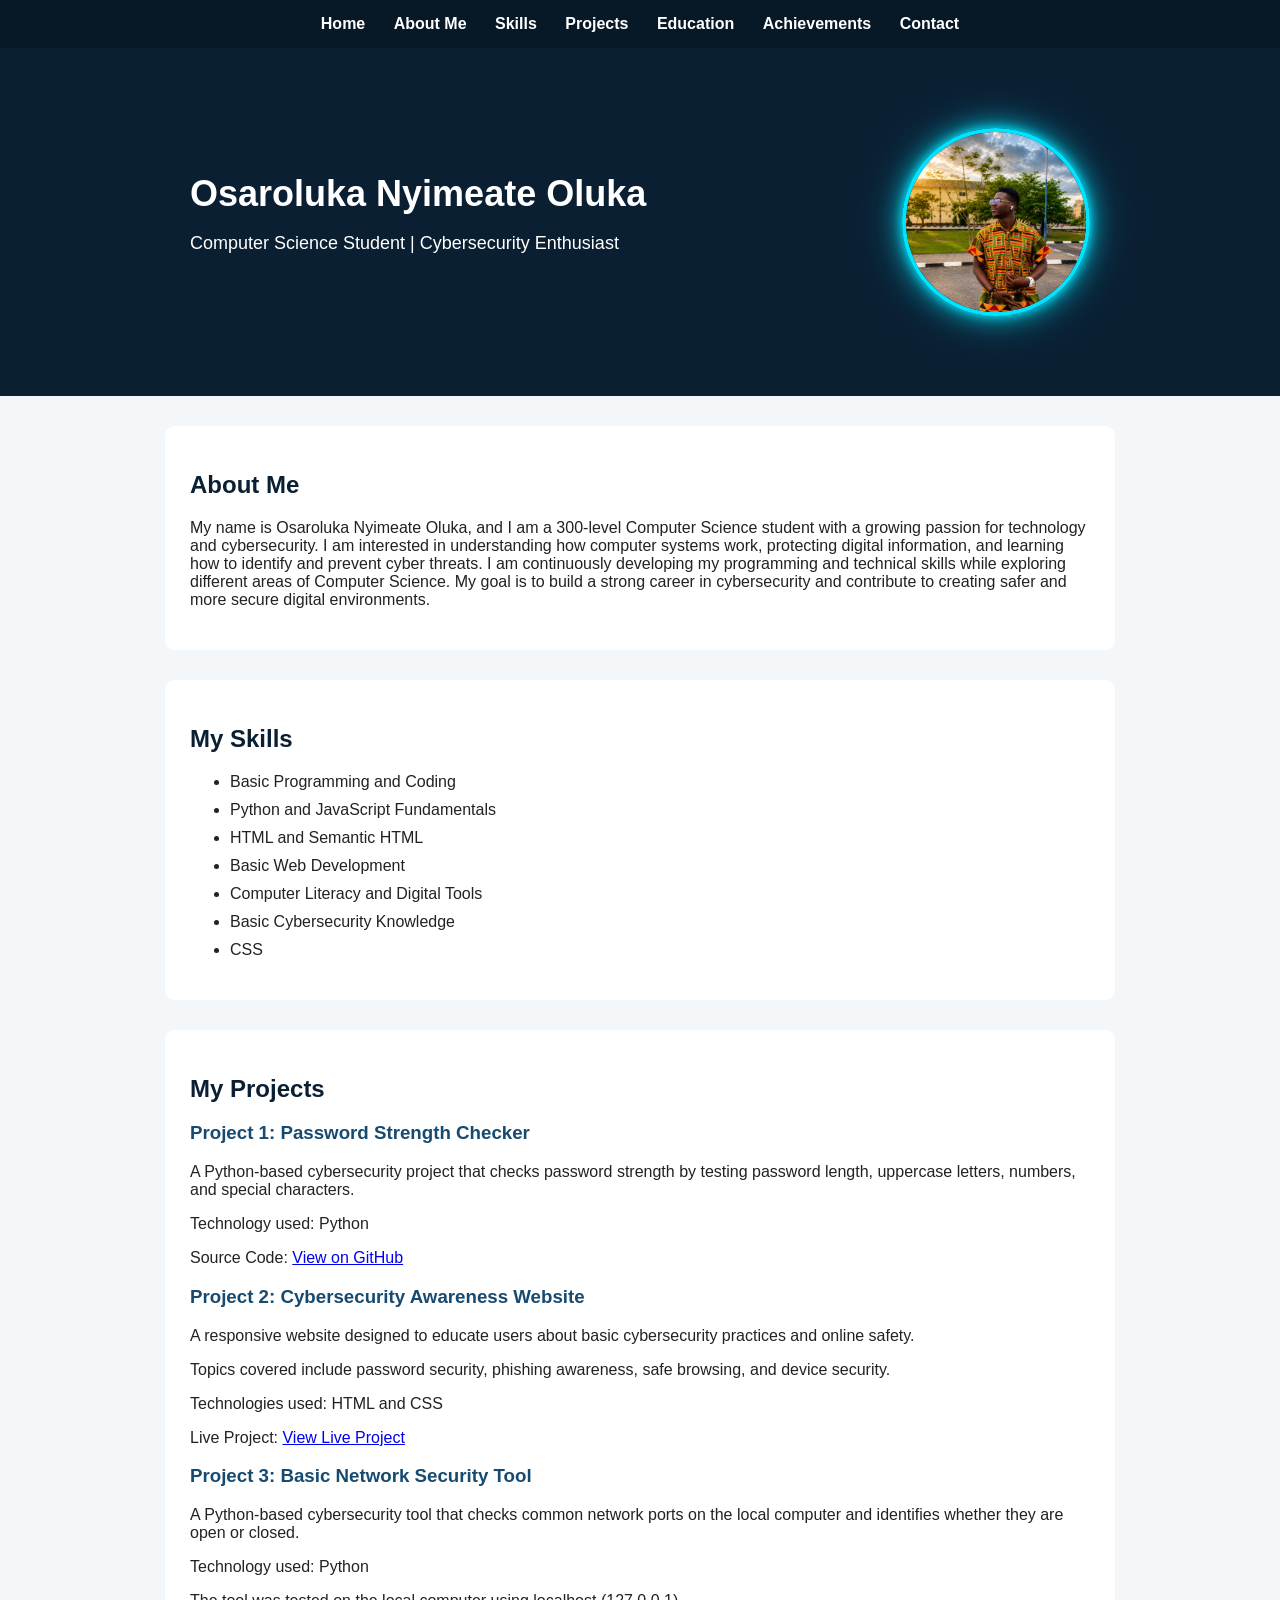
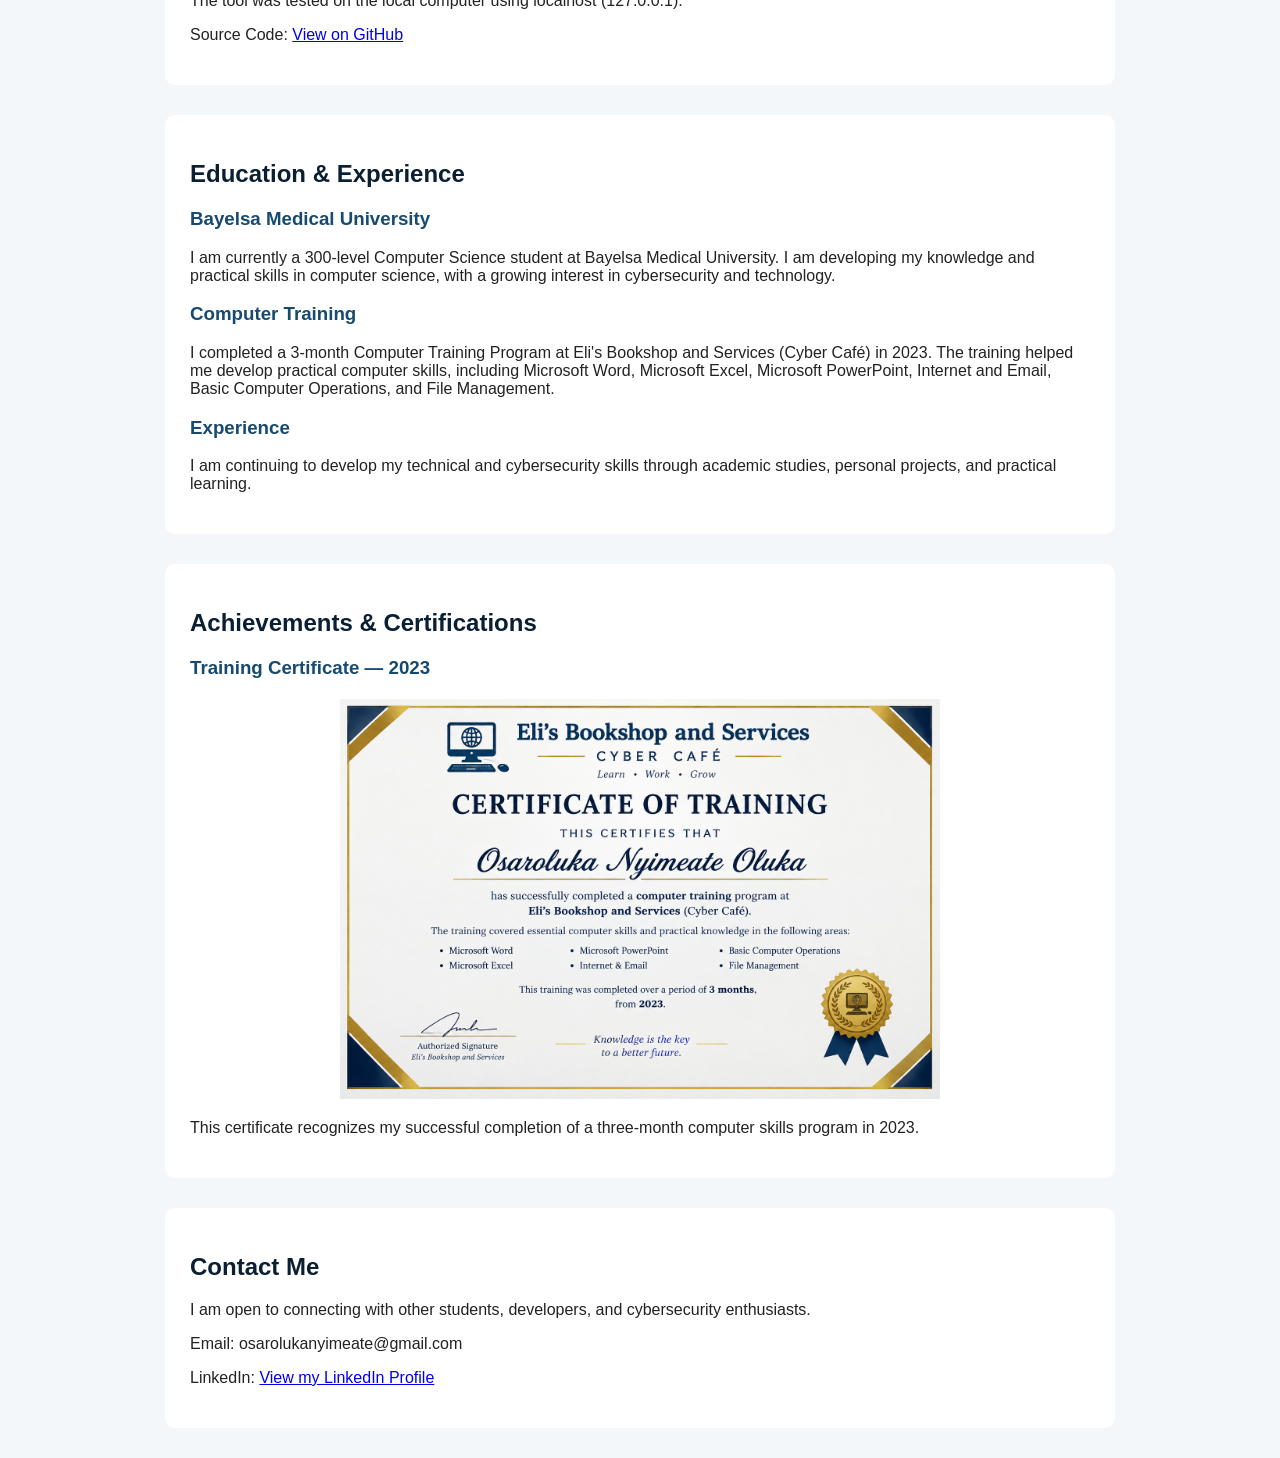
<file: index.html>
<!DOCTYPE html>
<html lang="en">
<head>
    <meta charset="UTF-8">
    <meta name="viewport" content="width=device-width, initial-scale=1.0">
    <title>Osaroluka Nyimeate Oluka  | Cybersecurity Portfolio</title>
    <link rel="stylesheet" href="style.css">
</head>

<body>

    <nav>
        <a href="#home">Home</a>
        <a href="#about">About Me</a>
        <a href="#skills">Skills</a>
        <a href="#projects">Projects</a>
        <a href="#education">Education</a>
	<a href="#achievements">Achievements</a>
	<a href="#contact">Contact</a>
    </nav>

 
 <header id="home">
    <div class="header-content">

        <div class="header-text">
            <h1>Osaroluka Nyimeate Oluka</h1>
            <p>Computer Science Student | Cybersecurity Enthusiast</p>
        </div>

        <img src="Images/profile.png"
             alt="Osaroluka Nyimeate Oluka"
             class="header-picture">

    </div>
</header>

    
   <section id="about">
    <h2>About Me</h2>

    <p>
        My name is Osaroluka Nyimeate Oluka, and I am a 300-level Computer Science
        student with a growing passion for technology and cybersecurity. I am
        interested in understanding how computer systems work, protecting digital
        information, and learning how to identify and prevent cyber threats. I am
        continuously developing my programming and technical skills while exploring
        different areas of Computer Science. My goal is to build a strong career in
        cybersecurity and contribute to creating safer and more secure digital
        environments.
    </p>
</section>


<section id="skills">
    <h2>My Skills</h2>

    <ul>
        <li>Basic Programming and Coding</li>
        <li>Python and JavaScript Fundamentals</li>
        <li>HTML and Semantic HTML</li>
        <li>Basic Web Development</li>
        <li>Computer Literacy and Digital Tools</li>
        <li>Basic Cybersecurity Knowledge</li>
        <li>CSS</li>
    </ul>
</section>


  <section id="projects">
    <h2>My Projects</h2>

    <div>
        <h3>Project 1: Password Strength Checker</h3>
        <p>
            A Python-based cybersecurity project that checks password strength
            by testing password length, uppercase letters, numbers, and special
            characters.
        </p>
        <p>
            Technology used: Python
        </p>
        <p>
            Source Code:
            <a href="https://github.com/osarolukanyimeate-ui/cybersecurity-portfolio/tree/main/password-checker"
               target="_blank">
                View on GitHub
            </a>
        </p>
    </div>

    <div>
        <h3>Project 2: Cybersecurity Awareness Website</h3>
        <p>
            A responsive website designed to educate users about basic 
            cybersecurity practices and online safety.
        </p>
        <p>
            Topics covered include password security, phishing awareness,
            safe browsing, and device security.
        </p>
        <p>
            Technologies used: HTML and CSS
        </p>
        <p>
            Live Project:
            <a href="https://osarolukanyimeate-ui.github.io/cybersecurity-portfolio/cybersecurity-awareness/awareness.html"
               target="_blank">
                View Live Project
            </a>
        </p>
    </div>

    <div>
        <h3>Project 3: Basic Network Security Tool</h3>
        <p>
            A Python-based cybersecurity tool that checks common network
            ports on the local computer and identifies whether they are
            open or closed.
        </p>
        <p>
            Technology used: Python
        </p>
        <p>
            The tool was tested on the local computer using localhost
            (127.0.0.1).
        </p>
        <p>
            Source Code:
            <a href="https://github.com/osarolukanyimeate-ui/cybersecurity-portfolio/tree/main/network-security-tool"
               target="_blank">
                View on GitHub
            </a>
        </p>
    </div>
</section>
<section id="education">
    <h2>Education & Experience</h2>

    <h3>Bayelsa Medical University</h3>
    <p>
        I am currently a 300-level Computer Science student at Bayelsa Medical University.
        I am developing my knowledge and practical skills in computer science, with a growing
        interest in cybersecurity and technology.
    </p>

    <h3>Computer Training</h3>
    <p>
        I completed a 3-month Computer Training Program at Eli's Bookshop and Services
        (Cyber Café) in 2023. The training helped me develop practical computer skills,
        including Microsoft Word, Microsoft Excel, Microsoft PowerPoint, Internet and Email,
        Basic Computer Operations, and File Management.
    </p>

    <h3>Experience</h3>
    <p>
        I am continuing to develop my technical and cybersecurity skills through academic
        studies, personal projects, and practical learning.
    </p>
</section>
<section id="achievements">
    <h2>Achievements & Certifications</h2>

    <h3>Training Certificate — 2023</h3>

   <img src="Images/certificate.png"
     alt="Certificate of Computer Training">

    <p>
        This certificate recognizes my successful completion of a
        three-month computer skills program in 2023.
    </p>
</section>
    <section id="contact">
    <h2>Contact Me</h2>

    <p>
        I am open to connecting with other students, developers,
        and cybersecurity enthusiasts.
    </p>

    <p>
        Email: osarolukanyimeate@gmail.com
    </p>

    <p>
        LinkedIn:
        <a href="https://www.linkedin.com/in/nyimeate-osaroluka-bbb69943b"
           target="_blank">
            View my LinkedIn Profile
        </a>
    </p>
</section>
</file>
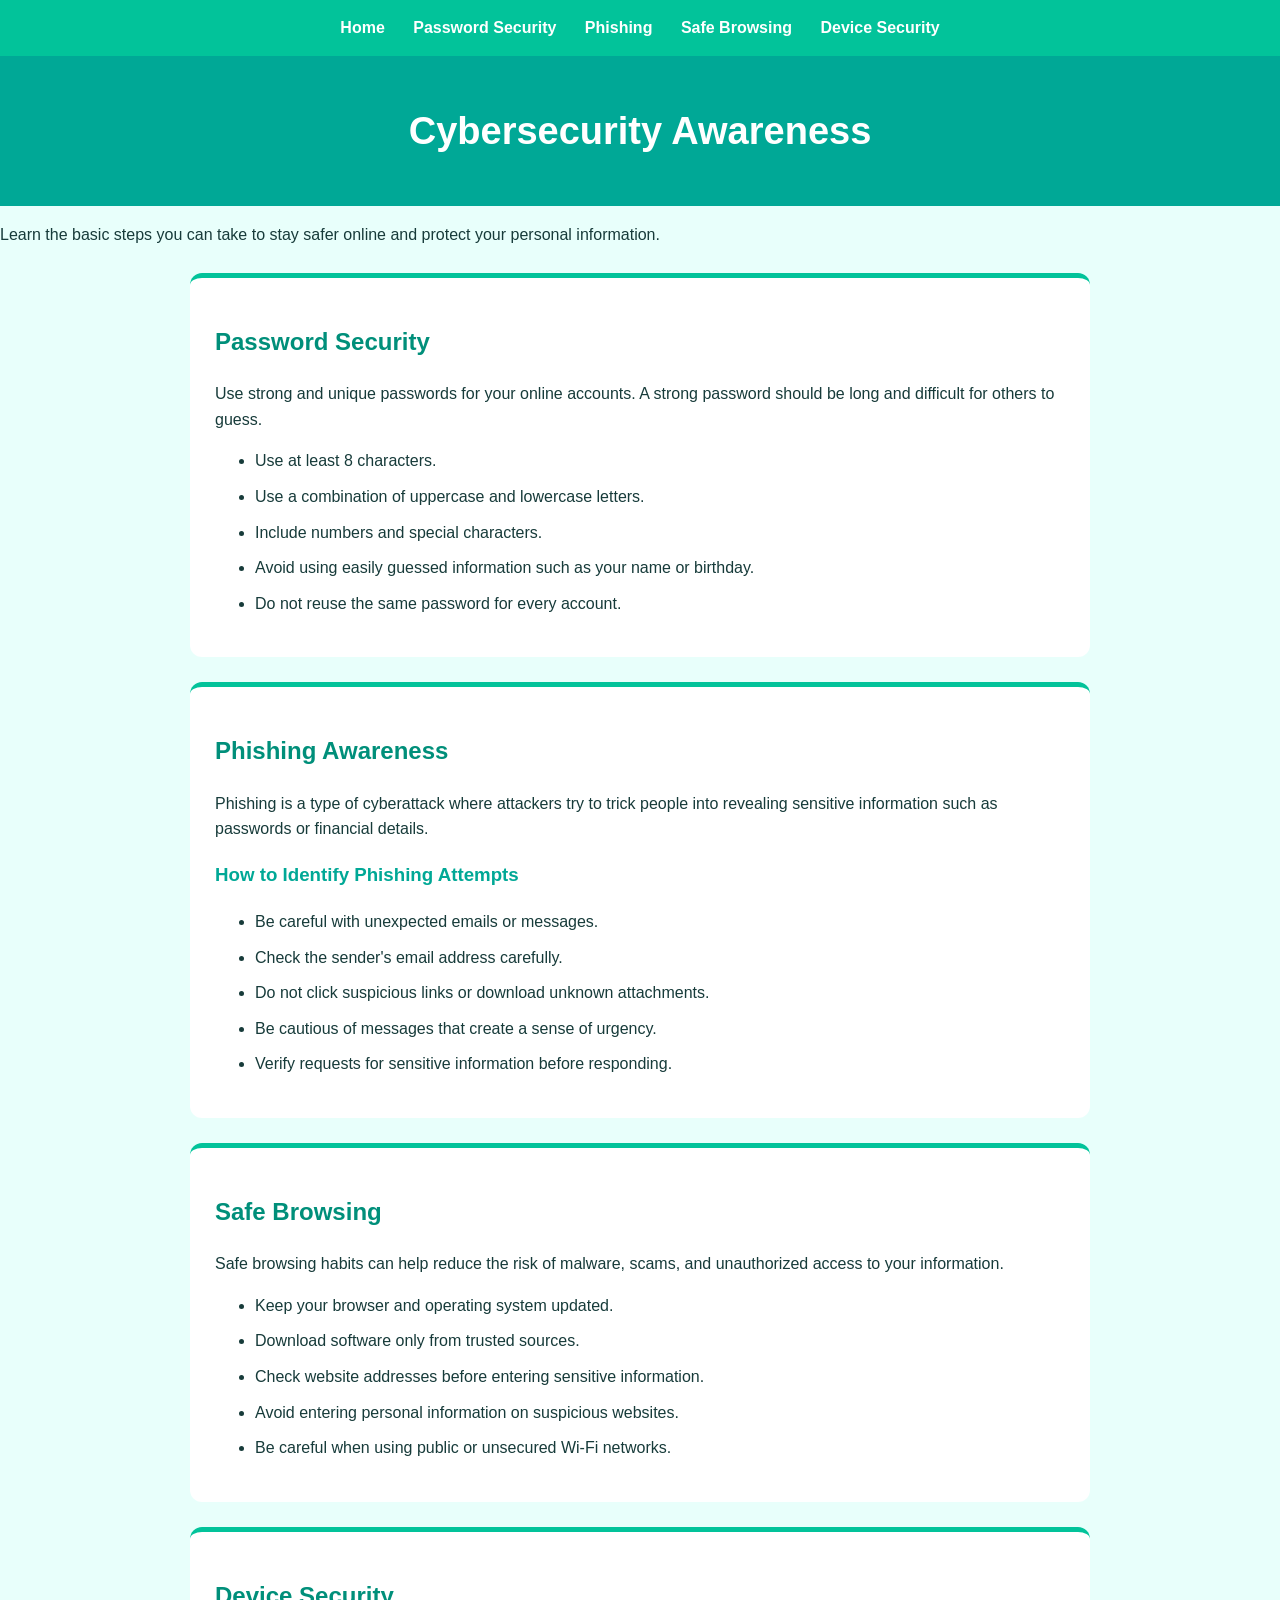
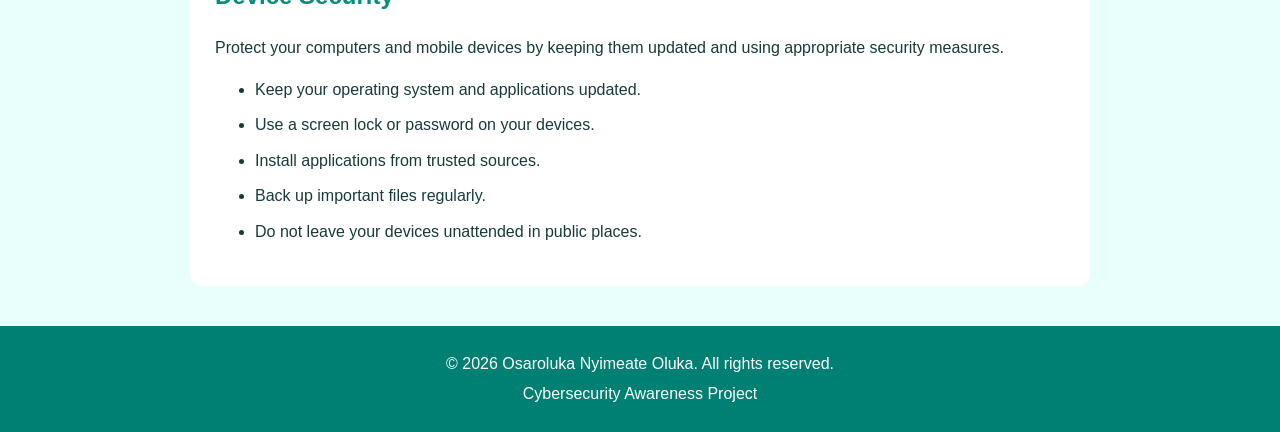
<file: cybersecurity-awareness/awareness.html>
<!DOCTYPE html>
<html lang="en">

<head>
    <meta charset="UTF-8">
    <meta name="viewport" content="width=device-width, initial-scale=1.0">
    <title>Cybersecurity Awareness</title>
    <link rel="stylesheet" href="awareness.css">
</head>

<body>

    <nav>
        <a href="#home">Home</a>
        <a href="#passwords">Password Security</a>
        <a href="#phishing">Phishing</a>
        <a href="#browsing">Safe Browsing</a>
        <a href="#devices">Device Security</a>
    </nav>

    <header id="home">
        <h1>Cybersecurity Awareness</h1>

        <p>
            Learn the basic steps you can take to stay safer online
            and protect your personal information.
        </p>
    </header>

    <section id="passwords">
        <h2>Password Security</h2>

        <p>
            Use strong and unique passwords for your online accounts.
            A strong password should be long and difficult for others to guess.
        </p>

        <ul>
            <li>Use at least 8 characters.</li>
            <li>Use a combination of uppercase and lowercase letters.</li>
            <li>Include numbers and special characters.</li>
            <li>Avoid using easily guessed information such as your name or birthday.</li>
            <li>Do not reuse the same password for every account.</li>
        </ul>
    </section>

    <section id="phishing">
        <h2>Phishing Awareness</h2>

        <p>
            Phishing is a type of cyberattack where attackers try to trick
            people into revealing sensitive information such as passwords
            or financial details.
        </p>

        <h3>How to Identify Phishing Attempts</h3>

        <ul>
            <li>Be careful with unexpected emails or messages.</li>
            <li>Check the sender's email address carefully.</li>
            <li>Do not click suspicious links or download unknown attachments.</li>
            <li>Be cautious of messages that create a sense of urgency.</li>
            <li>Verify requests for sensitive information before responding.</li>
        </ul>
    </section>

    <section id="browsing">
        <h2>Safe Browsing</h2>

        <p>
            Safe browsing habits can help reduce the risk of malware,
            scams, and unauthorized access to your information.
        </p>

        <ul>
            <li>Keep your browser and operating system updated.</li>
            <li>Download software only from trusted sources.</li>
            <li>Check website addresses before entering sensitive information.</li>
            <li>Avoid entering personal information on suspicious websites.</li>
            <li>Be careful when using public or unsecured Wi-Fi networks.</li>
        </ul>
    </section>

    <section id="devices">
        <h2>Device Security</h2>

        <p>
            Protect your computers and mobile devices by keeping them
            updated and using appropriate security measures.
        </p>

        <ul>
            <li>Keep your operating system and applications updated.</li>
            <li>Use a screen lock or password on your devices.</li>
            <li>Install applications from trusted sources.</li>
            <li>Back up important files regularly.</li>
            <li>Do not leave your devices unattended in public places.</li>
        </ul>
    </section>

    <footer>
        <p>&copy; 2026 Osaroluka Nyimeate Oluka. All rights reserved.</p>
        <p>Cybersecurity Awareness Project</p>
    </footer>

</body>

</html>
</file>
<file: style.css>
body {
    font-family: Arial, sans-serif;
    margin: 0;
    padding: 0;
    background-color: #f4f7f9;
    color: #222;
}

nav {
    background-color: #071827;
    text-align: center;
    padding: 15px;
}

nav a {
    color: white;
    text-decoration: none;
    margin: 0 12px;
    font-weight: bold;
}

nav a:hover {
    text-decoration: underline;
}

header {
    background-color: #0b1f33;
    color: white;
    text-align: center;
    padding: 50px 20px;
}

header h1 {
    margin: 0;
    font-size: 36px;
}

header p {
    font-size: 18px;
}

section {
    max-width: 900px;
    margin: 30px auto;
    padding: 25px;
    background-color: white;
    border-radius: 10px;
}

h2 {
    color: #0b1f33;
}

h3 {
    color: #164a70;
}

li {
    margin-bottom: 10px;
}


/* Mobile Responsive Design */

@media (max-width: 600px) {

    nav a {
        display: block;
        margin: 10px 0;
    }

    header {
        padding: 35px 15px;
    }

    header h1 {
        font-size: 28px;
    }

    header p {
        font-size: 16px;
    }

    section {
        margin: 20px 10px;
        padding: 20px;
    }

    h2 {
        font-size: 24px;
    }
}
#achievements img {
    width: 600px;
    max-width: 100%;
    height: auto;
    display: block;
    margin: 20px auto;
}
.profile-picture {
    width: 220px;
    height: 220px;
    object-fit: cover;
    border-radius: 50%;
    display: block;
    margin: 25px auto;

    /* Glowing circumference */
    border: 4px solid white;
    box-shadow:
        0 0 10px #00ffff,
        0 0 20px #00ffff,
        0 0 35px #00ffff,
        0 0 50px rgba(0, 255, 255, 0.7);

    /* Smooth animation */
    animation: profileGlow 2s ease-in-out infinite alternate;
}

@keyframes profileGlow {
    from {
        box-shadow:
            0 0 8px #00ffff,
            0 0 15px #00ffff,
            0 0 25px #00ffff;
    }

    to {
        box-shadow:
            0 0 15px #00ffff,
            0 0 30px #00ffff,
            0 0 50px #00ffff,
            0 0 70px rgba(0, 255, 255, 0.7);
    }
}
.header-content {
    max-width: 900px;
    margin: 0 auto;
    display: flex;
    align-items: center;
    justify-content: space-between;
    gap: 60px;
    padding: 30px 20px;
}


.header-text {
    text-align: left;
}

.header-picture {
    width: 180px;
    height: 180px;
    object-fit: cover;
    border-radius: 50%;
    border: 4px solid #00e5ff;

    box-shadow:
        0 0 10px #00e5ff,
        0 0 25px rgba(0, 229, 255, 0.7),
        0 0 45px rgba(0, 229, 255, 0.45);
}

/* Mobile view */
@media (max-width: 600px) {
    .header-content {
        flex-direction: column;
        text-align: center;
    }

    .header-text {
        text-align: center;
    }

    .header-picture {
        width: 150px;
        height: 150px;
    }
}
</file>
<file: cybersecurity-awareness/awareness.css>
body {
    font-family: Arial, sans-serif;
    margin: 0;
    padding: 0;
    background-color: #e8fffb;
    color: #173b3a;
    line-height: 1.6;
}

nav {
    background-color: #02c39a;
    text-align: center;
    padding: 15px;
}

nav a {
    color: white;
    text-decoration: none;
    margin: 0 12px;
    font-weight: bold;
}

nav a:hover {
    text-decoration: underline;
}
h1 {
    background-color: #00a896;
    color: white;
    text-align: center;
    padding: 45px 20px;
    margin: 0;
    font-size: 38px;
}

body > p {
    max-width: 900px;
    margin: 30px auto;
    padding: 0 20px;
    text-align: center;
    font-size: 18px;
}

section {
    max-width: 850px;
    margin: 25px auto;
    padding: 25px;
    background-color: white;
    border-radius: 12px;
    border-top: 5px solid #02c39a;
}

h2 {
    color: #008f7a;
}

h3 {
    color: #00a896;
}

li {
    margin-bottom: 10px;
}

footer {
    background-color: #007f73;
    color: white;
    text-align: center;
    padding: 20px;
    margin-top: 40px;
}

footer p {
    margin: 5px;
}


/* Mobile Responsive Design */

@media (max-width: 600px) {

    h1 {
        font-size: 28px;
        padding: 30px 15px;
    }

    body > p {
        font-size: 16px;
    }

    section {
        margin: 20px 10px;
        padding: 20px;
    }

    h2 {
        font-size: 23px;
    }

    footer {
        font-size: 14px;
    }
}
</file>
